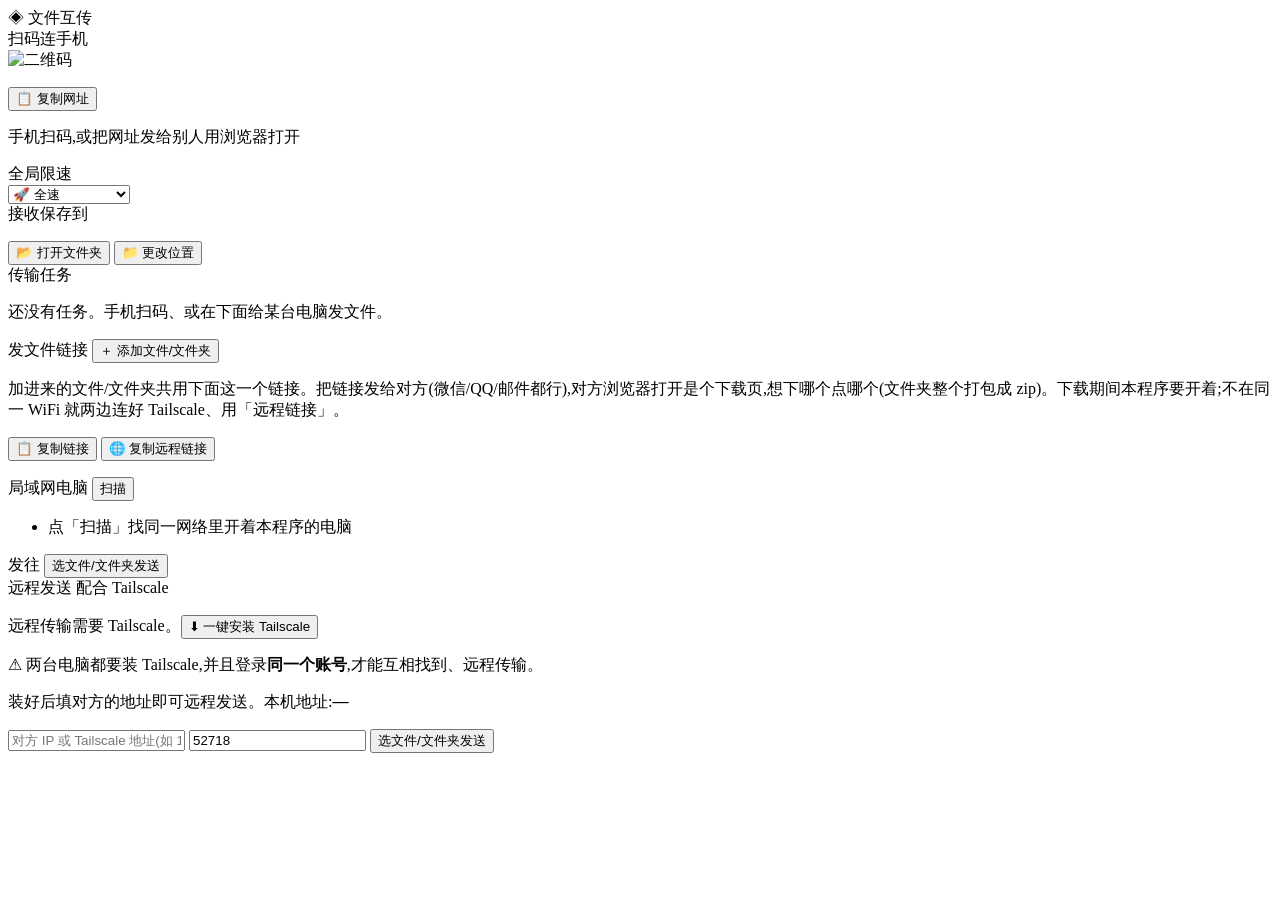
<file: FileTransferTool/frontend/index.html>
<!doctype html>
<html lang="zh">
<head>
  <meta charset="UTF-8" />
  <meta name="viewport" content="width=device-width, initial-scale=1.0" />
  <title>局域网文件传输</title>
</head>
<body>
  <div id="app">
    <aside>
      <div class="brand"><span class="logo">◈</span> 文件互传</div>

      <div class="card glow">
        <div class="card-title">扫码连手机</div>
        <div class="qr-wrap"><img id="qr" alt="二维码"></div>
        <p id="url" class="mono"></p>
        <button id="copyurl" class="btn-sm">📋 复制网址</button>
        <p class="hint">手机扫码,或把网址发给别人用浏览器打开</p>
      </div>

      <div class="card">
        <div class="card-title">全局限速</div>
        <select id="preset">
          <option value="0">🚀 全速</option>
          <option value="10485760">⚖ 普通 (10MB/s)</option>
          <option value="1048576">🐢 省流 (1MB/s)</option>
        </select>
      </div>

      <div class="card">
        <div class="card-title">接收保存到</div>
        <p id="savedir" class="mono small"></p>
        <div class="btnrow">
          <button id="opendir" class="btn-sm">📂 打开文件夹</button>
          <button id="changedir" class="btn-sm">📁 更改位置</button>
        </div>
      </div>
    </aside>

    <main>
      <section>
        <div class="sec-title">传输任务</div>
        <div id="tasks"><p class="empty">还没有任务。手机扫码、或在下面给某台电脑发文件。</p></div>
      </section>

      <section>
        <div class="sec-title">发文件链接 <button id="mkadd" class="btn-accent">＋ 添加文件/文件夹</button></div>
        <p class="muted small">加进来的文件/文件夹共用下面这一个链接。把链接发给对方(微信/QQ/邮件都行),对方浏览器打开是个下载页,想下哪个点哪个(文件夹整个打包成 zip)。下载期间本程序要开着;不在同一 WiFi 就两边连好 Tailscale、用「远程链接」。</p>
        <div id="sharebox" class="hidden">
          <div class="sharebar">
            <span id="shareurl" class="mono small lnk"></span>
            <button id="cpLan" class="btn-sm">📋 复制链接</button>
            <button id="cpTs" class="btn-sm hidden">🌐 复制远程链接</button>
          </div>
          <ul id="shareitems"></ul>
        </div>
      </section>

      <section>
        <div class="sec-title">局域网电脑 <button id="scan" class="btn-sm">扫描</button></div>
        <ul id="peers"><li class="muted">点「扫描」找同一网络里开着本程序的电脑</li></ul>
        <div id="sendbar" class="sendbar hidden">
          <span>发往 <b id="selpeer"></b></span>
          <button id="sendfiles" class="btn-accent">选文件/文件夹发送</button>
        </div>
      </section>

      <section>
        <div class="sec-title">远程发送 <span class="tag">配合 Tailscale</span></div>
        <p class="muted small">远程传输需要 Tailscale。<button id="instTS" class="btn-sm">⬇ 一键安装 Tailscale</button></p>
        <p id="tsmsg" class="tsmsg small"></p>
        <p class="note small">⚠ 两台电脑都要装 Tailscale,并且登录<b>同一个账号</b>,才能互相找到、远程传输。</p>
        <p class="muted small">装好后填对方的地址即可远程发送。本机地址:<b id="myaddr" class="mono">—</b></p>
        <div class="manual">
          <input id="mhost" placeholder="对方 IP 或 Tailscale 地址(如 100.x.x.x)">
          <input id="mport" type="number" value="52718" title="对方端口,默认 52718">
          <button id="msend" class="btn-accent">选文件/文件夹发送</button>
        </div>
      </section>
    </main>
  </div>
  <script type="module" src="./src/main.js"></script>
</body>
</html>
</file>
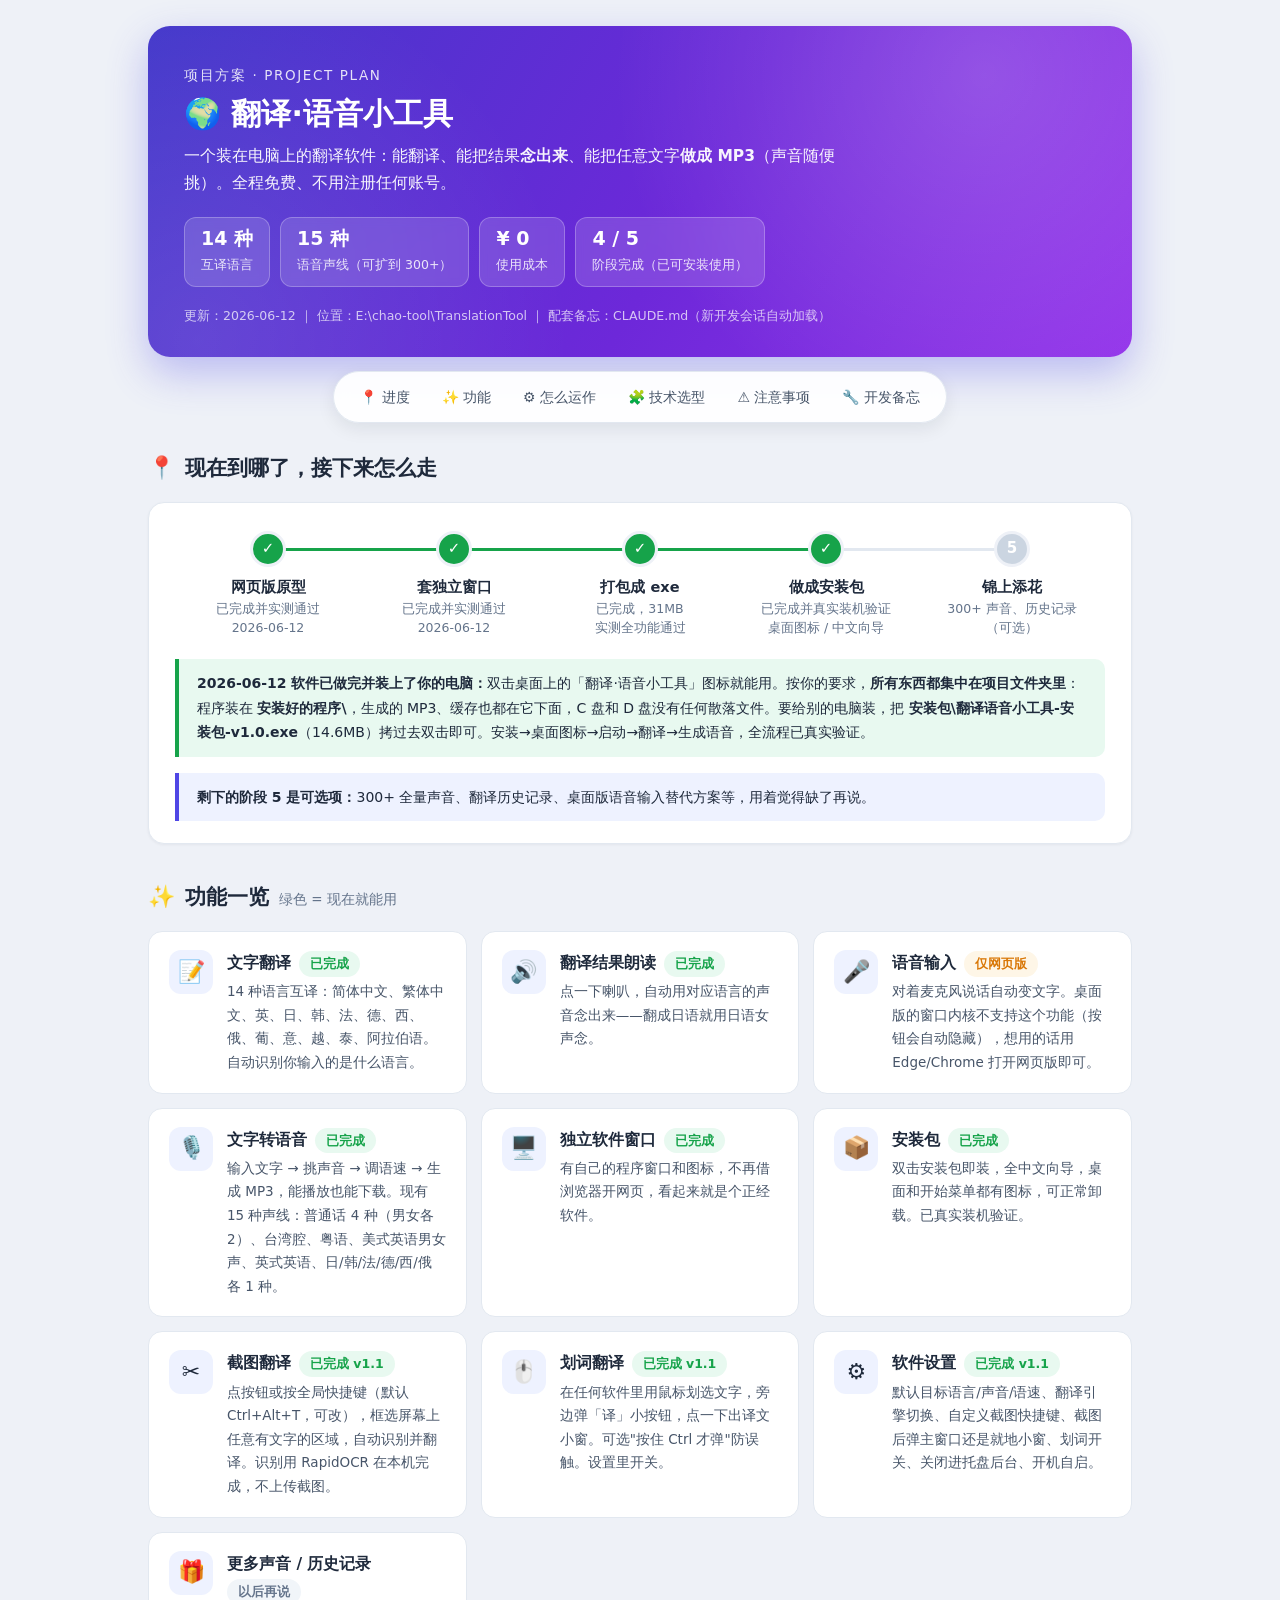
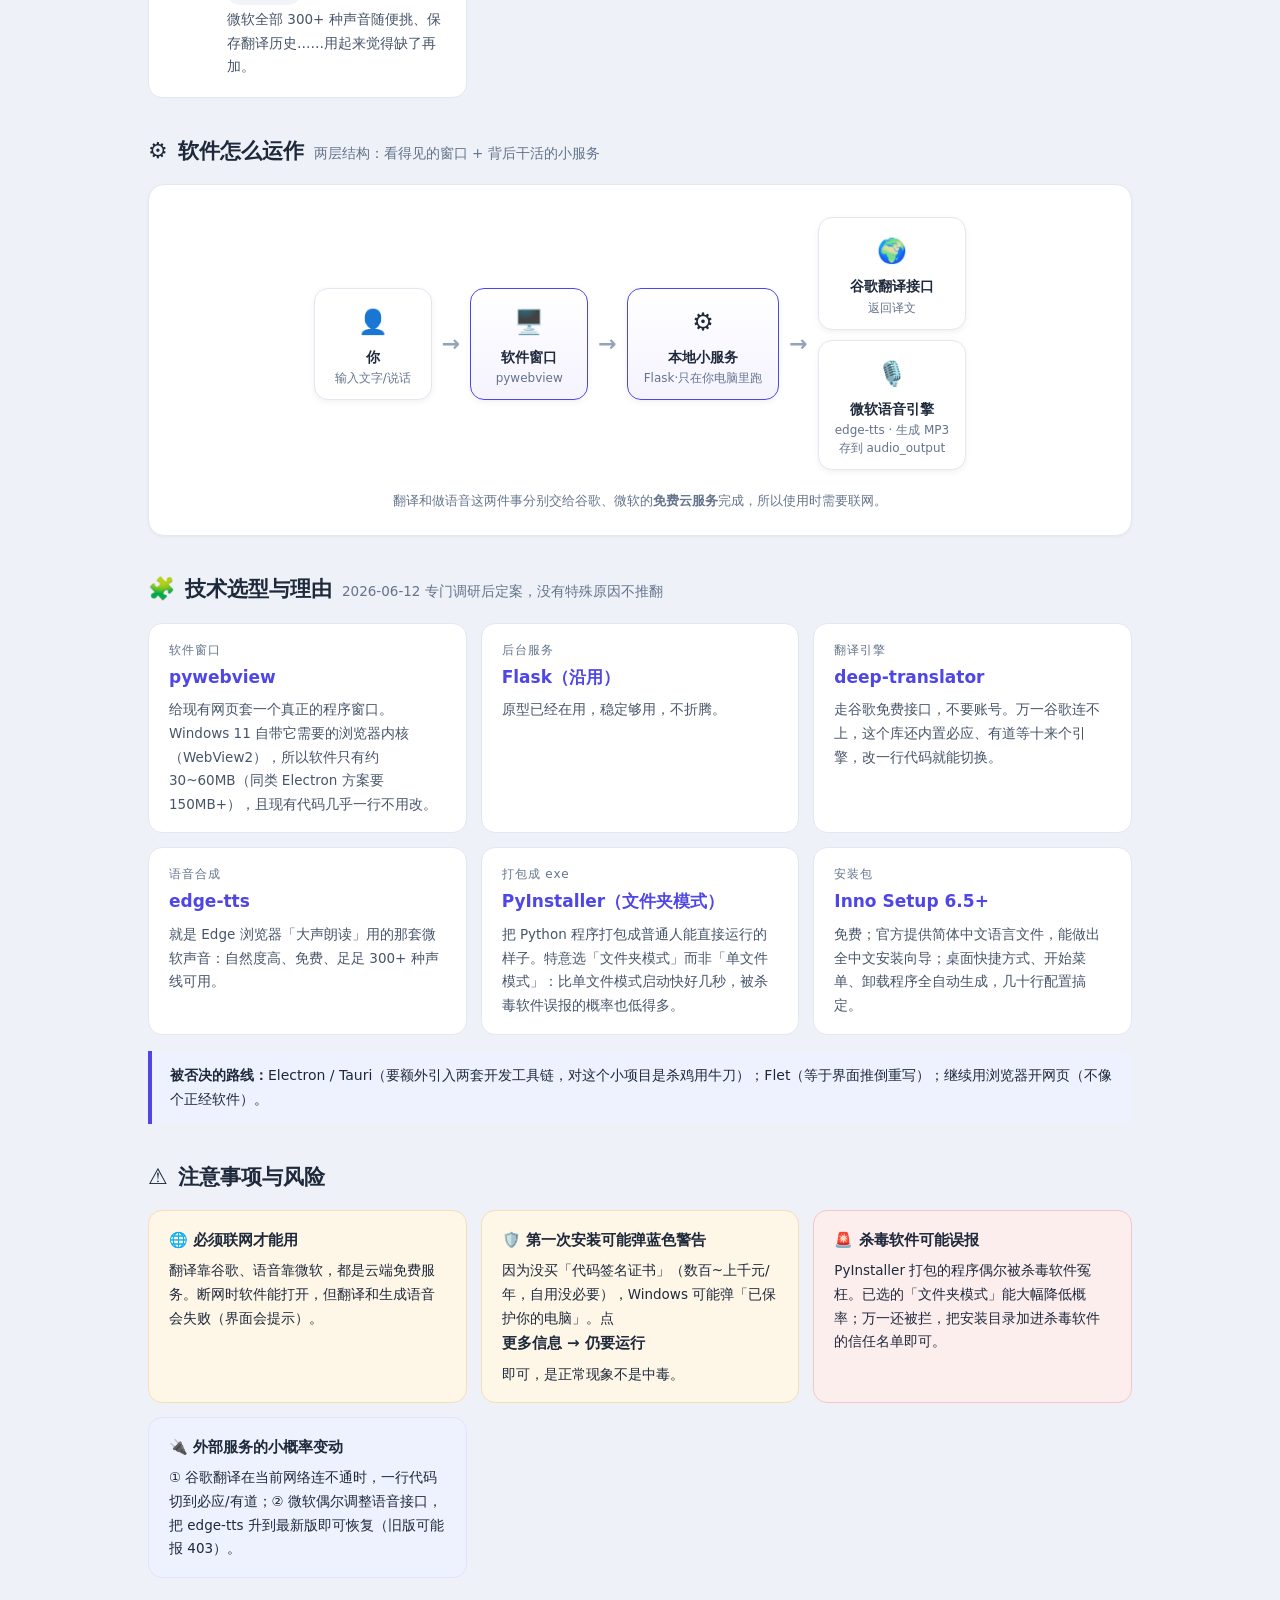
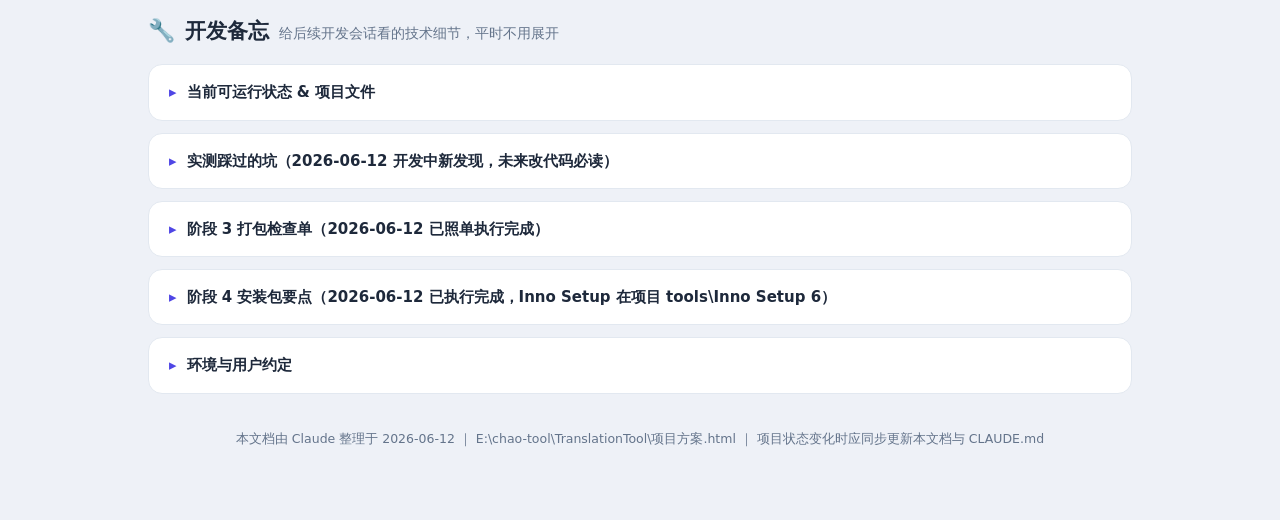
<file: TranslationTool/项目方案.html>
<!DOCTYPE html>
<html lang="zh-CN">
<head>
<meta charset="UTF-8">
<meta name="viewport" content="width=device-width, initial-scale=1.0">
<title>翻译·语音小工具 —— 项目方案</title>
<style>
  :root{
    --bg:#eef1f7; --card:#ffffff; --ink:#1e293b; --muted:#64748b;
    --line:#e2e8f0; --brand:#4f46e5; --brand2:#8b5cf6; --brand-soft:#eef2ff;
    --ok:#16a34a; --ok-bg:#e8f9f0; --warn:#d97706; --warn-bg:#fef6e7;
    --risk:#dc2626; --risk-bg:#fdeeee; --radius:16px;
  }
  *{box-sizing:border-box; margin:0; padding:0;}
  html{scroll-behavior:smooth; scroll-padding-top:70px;}
  body{
    background:var(--bg); color:var(--ink);
    font-family:"Microsoft YaHei","PingFang SC",-apple-system,system-ui,sans-serif;
    line-height:1.75; font-size:15.5px;
  }
  .wrap{max-width:1020px; margin:0 auto; padding:26px 18px 70px;}

  /* ===== 顶部横幅 ===== */
  .hero{
    position:relative; overflow:hidden; color:#fff;
    background:linear-gradient(120deg,#4338ca 0%,#6d28d9 55%,#9333ea 100%);
    border-radius:22px; padding:38px 36px 30px; margin-bottom:14px;
    box-shadow:0 16px 40px rgba(79,70,229,.32);
  }
  .hero::before{
    content:""; position:absolute; inset:0;
    background:
      radial-gradient(circle at 85% 15%, rgba(255,255,255,.18), transparent 42%),
      radial-gradient(circle at 5% 95%, rgba(255,255,255,.10), transparent 38%);
  }
  .hero > *{position:relative;}
  .hero .kicker{font-size:13.5px; letter-spacing:.12em; opacity:.85; margin-bottom:6px;}
  .hero h1{font-size:30px; line-height:1.3; margin-bottom:10px;}
  .hero p.lead{font-size:15.5px; opacity:.95; max-width:680px;}
  .stats{display:flex; flex-wrap:wrap; gap:10px; margin-top:20px;}
  .stat{
    background:rgba(255,255,255,.14); border:1px solid rgba(255,255,255,.25);
    border-radius:12px; padding:8px 16px; backdrop-filter:blur(4px);
  }
  .stat b{font-size:19px; display:block; line-height:1.3;}
  .stat span{font-size:12.5px; opacity:.85;}
  .hero .meta{margin-top:18px; font-size:12.5px; opacity:.72;}

  /* ===== 吸顶导航 ===== */
  nav.bar{
    position:sticky; top:10px; z-index:50;
    background:rgba(255,255,255,.92); backdrop-filter:blur(8px);
    border:1px solid var(--line); border-radius:999px;
    padding:8px 12px; margin:0 auto 26px; max-width:fit-content;
    box-shadow:0 6px 18px rgba(15,23,42,.08);
    display:flex; gap:4px; flex-wrap:wrap; justify-content:center;
  }
  nav.bar a{
    text-decoration:none; color:#475569; font-size:14px;
    padding:5px 14px; border-radius:999px; white-space:nowrap;
  }
  nav.bar a:hover{background:var(--brand-soft); color:var(--brand);}

  /* ===== 通用分区 ===== */
  section{margin-bottom:34px;}
  .sec-head{display:flex; align-items:baseline; gap:10px; margin-bottom:14px;}
  .sec-head .emoji{font-size:22px;}
  .sec-head h2{font-size:21px;}
  .sec-head .sub{color:var(--muted); font-size:13.5px;}
  .card{
    background:var(--card); border:1px solid var(--line); border-radius:var(--radius);
    padding:22px 26px; box-shadow:0 1px 3px rgba(15,23,42,.05);
  }

  .badge{display:inline-block; padding:2px 11px; border-radius:999px; font-size:12.5px; font-weight:600; white-space:nowrap;}
  .badge.ok{background:var(--ok-bg); color:var(--ok);}
  .badge.warn{background:var(--warn-bg); color:var(--warn);}
  .badge.todo{background:var(--brand-soft); color:var(--brand);}
  .badge.gray{background:#f1f5f9; color:#64748b;}

  /* ===== 进度步骤条 ===== */
  .stepper{display:flex; gap:0; margin:6px 0 22px;}
  .step{flex:1; text-align:center; position:relative; padding:0 6px;}
  .step::before{
    content:""; position:absolute; top:17px; left:-50%; width:100%; height:3px;
    background:var(--line); z-index:0;
  }
  .step:first-child::before{display:none;}
  .step.done::before{background:var(--ok);}
  .step.next::before{background:linear-gradient(90deg,var(--ok),var(--brand));}
  .step .dot{
    position:relative; z-index:1; width:36px; height:36px; border-radius:50%;
    margin:0 auto 8px; display:flex; align-items:center; justify-content:center;
    font-weight:700; font-size:15px; color:#fff; background:#cbd5e1;
    border:3px solid var(--bg);
  }
  .step.done .dot{background:var(--ok);}
  .step.next .dot{background:var(--brand); box-shadow:0 0 0 5px rgba(79,70,229,.18);}
  .step b{display:block; font-size:14.5px;}
  .step small{color:var(--muted); font-size:12.5px; display:block; line-height:1.5;}

  .next-grid{display:grid; grid-template-columns:repeat(auto-fit,minmax(250px,1fr)); gap:14px;}
  .next-card{
    background:var(--card); border:1px solid var(--line); border-radius:14px; padding:18px 20px;
    border-top:4px solid var(--brand);
  }
  .next-card .no{
    display:inline-flex; width:26px; height:26px; border-radius:8px; background:var(--brand-soft);
    color:var(--brand); font-weight:700; align-items:center; justify-content:center; font-size:14px; margin-bottom:8px;
  }
  .next-card b{display:block; font-size:15.5px; margin-bottom:4px;}
  .next-card p{font-size:13.5px; color:#475569;}

  /* ===== 功能格子 ===== */
  .feat-grid{display:grid; grid-template-columns:repeat(auto-fit,minmax(280px,1fr)); gap:14px;}
  .feat{
    background:var(--card); border:1px solid var(--line); border-radius:14px;
    padding:18px 20px; display:flex; gap:14px; align-items:flex-start;
    transition:transform .15s, box-shadow .15s;
  }
  .feat:hover{transform:translateY(-2px); box-shadow:0 8px 20px rgba(15,23,42,.08);}
  .feat .ic{
    flex:none; width:44px; height:44px; border-radius:12px; font-size:22px;
    display:flex; align-items:center; justify-content:center; background:var(--brand-soft);
  }
  .feat b{font-size:15.5px; margin-right:8px;}
  .feat p{font-size:13.5px; color:#475569; margin-top:3px;}

  /* ===== 运作流程图（纯 CSS，离线也能看） ===== */
  .flow{
    display:flex; align-items:center; justify-content:center; gap:10px;
    flex-wrap:nowrap; padding:10px 4px;
  }
  .fbox{
    background:var(--card); border:1.5px solid var(--line); border-radius:14px;
    padding:12px 16px; text-align:center; min-width:118px;
    box-shadow:0 2px 6px rgba(15,23,42,.06);
  }
  .fbox .fi{font-size:24px; display:block; margin-bottom:2px;}
  .fbox b{font-size:14px; display:block;}
  .fbox small{color:var(--muted); font-size:12px; display:block; line-height:1.5;}
  .fbox.hl{border-color:var(--brand); background:linear-gradient(180deg,#fff,#f5f3ff);}
  .arr{font-size:22px; color:#94a3b8; flex:none; font-weight:700;}
  .branch{display:flex; flex-direction:column; gap:10px;}
  .flow-note{text-align:center; color:var(--muted); font-size:13px; margin-top:10px;}

  /* ===== 技术选型 ===== */
  .tech-grid{display:grid; grid-template-columns:repeat(auto-fit,minmax(300px,1fr)); gap:14px;}
  .tech{
    background:var(--card); border:1px solid var(--line); border-radius:14px; padding:16px 20px;
  }
  .tech .lab{font-size:12px; color:var(--muted); letter-spacing:.08em;}
  .tech .pick{font-size:17px; font-weight:700; color:var(--brand); margin:2px 0 6px;}
  .tech p{font-size:13.5px; color:#475569;}
  .callout{
    border-left:4px solid var(--brand); background:var(--brand-soft);
    padding:12px 18px; border-radius:0 10px 10px 0; margin:16px 0 0; font-size:14px;
  }
  .callout.ok{border-color:var(--ok); background:var(--ok-bg);}

  /* ===== 风险卡 ===== */
  .risk-grid{display:grid; grid-template-columns:repeat(auto-fit,minmax(300px,1fr)); gap:14px;}
  .rk{border-radius:14px; padding:16px 20px; font-size:13.5px; border:1px solid transparent;}
  .rk b{display:flex; align-items:center; gap:8px; font-size:15px; margin-bottom:6px;}
  .rk.warn{background:var(--warn-bg); border-color:#f3dfb8;}
  .rk.risk{background:var(--risk-bg); border-color:#f5c6c6;}
  .rk.info{background:var(--brand-soft); border-color:#dfe3ff;}

  /* ===== 折叠的开发备忘 ===== */
  details{
    background:var(--card); border:1px solid var(--line); border-radius:14px;
    margin-bottom:12px; overflow:hidden;
  }
  details summary{
    cursor:pointer; padding:14px 20px; font-weight:600; font-size:15px;
    list-style:none; display:flex; align-items:center; gap:10px; user-select:none;
  }
  details summary::-webkit-details-marker{display:none;}
  details summary::before{content:"▸"; color:var(--brand); transition:transform .2s;}
  details[open] summary::before{transform:rotate(90deg);}
  details .body{padding:2px 22px 18px; border-top:1px dashed var(--line);}
  code{
    font-family:Consolas,"Courier New",monospace; font-size:13.5px;
    background:#f1f5f9; border-radius:6px; padding:2px 6px;
  }
  pre.code{
    font-family:Consolas,"Courier New",monospace; font-size:13.5px;
    background:#0f172a; color:#e2e8f0; border-radius:10px;
    padding:14px 18px; overflow:auto; line-height:1.6; margin:10px 0;
  }
  .check{list-style:none; margin:8px 0;}
  .check li{padding:4px 0 4px 28px; position:relative; font-size:14px;}
  .check li::before{content:"☐"; position:absolute; left:4px; color:var(--brand);}
  .kv{display:grid; grid-template-columns:120px 1fr; gap:4px 14px; font-size:14px; margin:10px 0;}
  .kv dt{color:var(--muted);}

  footer{color:var(--muted); font-size:12.5px; text-align:center; margin-top:30px;}

  /* ===== 响应式 ===== */
  @media (max-width:680px){
    .hero{padding:26px 22px;}
    .hero h1{font-size:24px;}
    .stepper{flex-direction:column; gap:14px;}
    .step{display:flex; text-align:left; gap:12px; align-items:flex-start;}
    .step::before{display:none;}
    .step .dot{margin:0;}
    .flow{flex-direction:column;}
    .arr{transform:rotate(90deg);}
    .kv{grid-template-columns:1fr;}
  }
  /* ===== 打印 ===== */
  @media print{
    body{background:#fff;}
    nav.bar{display:none;}
    .hero{box-shadow:none; -webkit-print-color-adjust:exact; print-color-adjust:exact;}
    .card,.feat,.tech,.next-card,details{box-shadow:none; break-inside:avoid;}
    details{border:1px solid var(--line);}
  }
</style>
</head>
<body>
<div class="wrap">

  <!-- 顶部横幅 -->
  <header class="hero">
    <div class="kicker">项目方案 · PROJECT PLAN</div>
    <h1>🌍 翻译·语音小工具</h1>
    <p class="lead">一个装在电脑上的翻译软件：能翻译、能把结果<b>念出来</b>、能把任意文字<b>做成 MP3</b>（声音随便挑）。全程免费、不用注册任何账号。</p>
    <div class="stats">
      <div class="stat"><b>14 种</b><span>互译语言</span></div>
      <div class="stat"><b>15 种</b><span>语音声线（可扩到 300+）</span></div>
      <div class="stat"><b>¥ 0</b><span>使用成本</span></div>
      <div class="stat"><b>4 / 5</b><span>阶段完成（已可安装使用）</span></div>
    </div>
    <div class="meta">更新：2026-06-12 ｜ 位置：E:\chao-tool\TranslationTool ｜ 配套备忘：CLAUDE.md（新开发会话自动加载）</div>
  </header>

  <!-- 吸顶导航 -->
  <nav class="bar">
    <a href="#status">📍 进度</a>
    <a href="#features">✨ 功能</a>
    <a href="#arch">⚙️ 怎么运作</a>
    <a href="#tech">🧩 技术选型</a>
    <a href="#risks">⚠️ 注意事项</a>
    <a href="#memo">🔧 开发备忘</a>
  </nav>

  <!-- 进度 -->
  <section id="status">
    <div class="sec-head"><span class="emoji">📍</span><h2>现在到哪了，接下来怎么走</h2></div>
    <div class="card">
      <div class="stepper">
        <div class="step done">
          <div class="dot">✓</div>
          <b>网页版原型</b>
          <small>已完成并实测通过<br>2026-06-12</small>
        </div>
        <div class="step done">
          <div class="dot">✓</div>
          <b>套独立窗口</b>
          <small>已完成并实测通过<br>2026-06-12</small>
        </div>
        <div class="step done">
          <div class="dot">✓</div>
          <b>打包成 exe</b>
          <small>已完成，31MB<br>实测全功能通过</small>
        </div>
        <div class="step done">
          <div class="dot">✓</div>
          <b>做成安装包</b>
          <small>已完成并真实装机验证<br>桌面图标 / 中文向导</small>
        </div>
        <div class="step">
          <div class="dot">5</div>
          <b>锦上添花</b>
          <small>300+ 声音、历史记录<br>（可选）</small>
        </div>
      </div>
      <div class="callout ok"><b>2026-06-12 软件已做完并装上了你的电脑：</b>双击桌面上的「翻译·语音小工具」图标就能用。按你的要求，<b>所有东西都集中在项目文件夹里</b>：程序装在 <b>安装好的程序\</b>，生成的 MP3、缓存也都在它下面，C 盘和 D 盘没有任何散落文件。要给别的电脑装，把 <b>安装包\翻译语音小工具-安装包-v1.0.exe</b>（14.6MB）拷过去双击即可。安装→桌面图标→启动→翻译→生成语音，全流程已真实验证。</div>
      <div class="callout"><b>剩下的阶段 5 是可选项：</b>300+ 全量声音、翻译历史记录、桌面版语音输入替代方案等，用着觉得缺了再说。</div>
    </div>
  </section>

  <!-- 功能 -->
  <section id="features">
    <div class="sec-head"><span class="emoji">✨</span><h2>功能一览</h2><span class="sub">绿色 = 现在就能用</span></div>
    <div class="feat-grid">
      <div class="feat">
        <div class="ic">📝</div>
        <div><b>文字翻译</b><span class="badge ok">已完成</span>
          <p>14 种语言互译：简体中文、繁体中文、英、日、韩、法、德、西、俄、葡、意、越、泰、阿拉伯语。自动识别你输入的是什么语言。</p>
        </div>
      </div>
      <div class="feat">
        <div class="ic">🔊</div>
        <div><b>翻译结果朗读</b><span class="badge ok">已完成</span>
          <p>点一下喇叭，自动用对应语言的声音念出来——翻成日语就用日语女声念。</p>
        </div>
      </div>
      <div class="feat">
        <div class="ic">🎤</div>
        <div><b>语音输入</b><span class="badge warn">仅网页版</span>
          <p>对着麦克风说话自动变文字。桌面版的窗口内核不支持这个功能（按钮会自动隐藏），想用的话用 Edge/Chrome 打开网页版即可。</p>
        </div>
      </div>
      <div class="feat">
        <div class="ic">🎙️</div>
        <div><b>文字转语音</b><span class="badge ok">已完成</span>
          <p>输入文字 → 挑声音 → 调语速 → 生成 MP3，能播放也能下载。现有 15 种声线：普通话 4 种（男女各 2）、台湾腔、粤语、美式英语男女声、英式英语、日/韩/法/德/西/俄各 1 种。</p>
        </div>
      </div>
      <div class="feat">
        <div class="ic">🖥️</div>
        <div><b>独立软件窗口</b><span class="badge ok">已完成</span>
          <p>有自己的程序窗口和图标，不再借浏览器开网页，看起来就是个正经软件。</p>
        </div>
      </div>
      <div class="feat">
        <div class="ic">📦</div>
        <div><b>安装包</b><span class="badge ok">已完成</span>
          <p>双击安装包即装，全中文向导，桌面和开始菜单都有图标，可正常卸载。已真实装机验证。</p>
        </div>
      </div>
      <div class="feat">
        <div class="ic">✂️</div>
        <div><b>截图翻译</b><span class="badge ok">已完成 v1.1</span>
          <p>点按钮或按全局快捷键（默认 Ctrl+Alt+T，可改），框选屏幕上任意有文字的区域，自动识别并翻译。识别用 RapidOCR 在本机完成，不上传截图。</p>
        </div>
      </div>
      <div class="feat">
        <div class="ic">🖱️</div>
        <div><b>划词翻译</b><span class="badge ok">已完成 v1.1</span>
          <p>在任何软件里用鼠标划选文字，旁边弹「译」小按钮，点一下出译文小窗。可选"按住 Ctrl 才弹"防误触。设置里开关。</p>
        </div>
      </div>
      <div class="feat">
        <div class="ic">⚙️</div>
        <div><b>软件设置</b><span class="badge ok">已完成 v1.1</span>
          <p>默认目标语言/声音/语速、翻译引擎切换、自定义截图快捷键、截图后弹主窗口还是就地小窗、划词开关、关闭进托盘后台、开机自启。</p>
        </div>
      </div>
      <div class="feat">
        <div class="ic">🎁</div>
        <div><b>更多声音 / 历史记录</b><span class="badge gray">以后再说</span>
          <p>微软全部 300+ 种声音随便挑、保存翻译历史……用起来觉得缺了再加。</p>
        </div>
      </div>
    </div>
  </section>

  <!-- 怎么运作 -->
  <section id="arch">
    <div class="sec-head"><span class="emoji">⚙️</span><h2>软件怎么运作</h2><span class="sub">两层结构：看得见的窗口 + 背后干活的小服务</span></div>
    <div class="card">
      <div class="flow">
        <div class="fbox"><span class="fi">👤</span><b>你</b><small>输入文字/说话</small></div>
        <span class="arr">→</span>
        <div class="fbox hl"><span class="fi">🖥️</span><b>软件窗口</b><small>pywebview</small></div>
        <span class="arr">→</span>
        <div class="fbox hl"><span class="fi">⚙️</span><b>本地小服务</b><small>Flask·只在你电脑里跑</small></div>
        <span class="arr">→</span>
        <div class="branch">
          <div class="fbox"><span class="fi">🌍</span><b>谷歌翻译接口</b><small>返回译文</small></div>
          <div class="fbox"><span class="fi">🎙️</span><b>微软语音引擎</b><small>edge-tts · 生成 MP3<br>存到 audio_output</small></div>
        </div>
      </div>
      <div class="flow-note">翻译和做语音这两件事分别交给谷歌、微软的<b>免费云服务</b>完成，所以使用时需要联网。</div>
    </div>
  </section>

  <!-- 技术选型 -->
  <section id="tech">
    <div class="sec-head"><span class="emoji">🧩</span><h2>技术选型与理由</h2><span class="sub">2026-06-12 专门调研后定案，没有特殊原因不推翻</span></div>
    <div class="tech-grid">
      <div class="tech">
        <div class="lab">软件窗口</div>
        <div class="pick">pywebview</div>
        <p>给现有网页套一个真正的程序窗口。Windows 11 自带它需要的浏览器内核（WebView2），所以软件只有约 30~60MB（同类 Electron 方案要 150MB+），且现有代码几乎一行不用改。</p>
      </div>
      <div class="tech">
        <div class="lab">后台服务</div>
        <div class="pick">Flask（沿用）</div>
        <p>原型已经在用，稳定够用，不折腾。</p>
      </div>
      <div class="tech">
        <div class="lab">翻译引擎</div>
        <div class="pick">deep-translator</div>
        <p>走谷歌免费接口，不要账号。万一谷歌连不上，这个库还内置必应、有道等十来个引擎，改一行代码就能切换。</p>
      </div>
      <div class="tech">
        <div class="lab">语音合成</div>
        <div class="pick">edge-tts</div>
        <p>就是 Edge 浏览器「大声朗读」用的那套微软声音：自然度高、免费、足足 300+ 种声线可用。</p>
      </div>
      <div class="tech">
        <div class="lab">打包成 exe</div>
        <div class="pick">PyInstaller（文件夹模式）</div>
        <p>把 Python 程序打包成普通人能直接运行的样子。特意选「文件夹模式」而非「单文件模式」：比单文件模式启动快好几秒，被杀毒软件误报的概率也低得多。</p>
      </div>
      <div class="tech">
        <div class="lab">安装包</div>
        <div class="pick">Inno Setup 6.5+</div>
        <p>免费；官方提供简体中文语言文件，能做出全中文安装向导；桌面快捷方式、开始菜单、卸载程序全自动生成，几十行配置搞定。</p>
      </div>
    </div>
    <div class="callout"><b>被否决的路线：</b>Electron / Tauri（要额外引入两套开发工具链，对这个小项目是杀鸡用牛刀）；Flet（等于界面推倒重写）；继续用浏览器开网页（不像个正经软件）。</div>
  </section>

  <!-- 注意事项 -->
  <section id="risks">
    <div class="sec-head"><span class="emoji">⚠️</span><h2>注意事项与风险</h2></div>
    <div class="risk-grid">
      <div class="rk warn">
        <b>🌐 必须联网才能用</b>
        翻译靠谷歌、语音靠微软，都是云端免费服务。断网时软件能打开，但翻译和生成语音会失败（界面会提示）。
      </div>
      <div class="rk warn">
        <b>🛡️ 第一次安装可能弹蓝色警告</b>
        因为没买「代码签名证书」（数百~上千元/年，自用没必要），Windows 可能弹「已保护你的电脑」。点 <b>更多信息 → 仍要运行</b> 即可，是正常现象不是中毒。
      </div>
      <div class="rk risk">
        <b>🚨 杀毒软件可能误报</b>
        PyInstaller 打包的程序偶尔被杀毒软件冤枉。已选的「文件夹模式」能大幅降低概率；万一还被拦，把安装目录加进杀毒软件的信任名单即可。
      </div>
      <div class="rk info">
        <b>🔌 外部服务的小概率变动</b>
        ① 谷歌翻译在当前网络连不通时，一行代码切到必应/有道；② 微软偶尔调整语音接口，把 edge-tts 升到最新版即可恢复（旧版可能报 403）。
      </div>
    </div>
  </section>

  <!-- 开发备忘 -->
  <section id="memo">
    <div class="sec-head"><span class="emoji">🔧</span><h2>开发备忘</h2><span class="sub">给后续开发会话看的技术细节，平时不用展开</span></div>

    <details>
      <summary>当前可运行状态 &amp; 项目文件</summary>
      <div class="body">
        <dl class="kv">
          <dt>日常使用</dt><dd>双击桌面「翻译·语音小工具」图标（已安装在项目内 <code>安装好的程序\</code>）</dd>
          <dt>源码运行</dt><dd>桌面版 <code>venv\Scripts\python.exe desktop.py</code>；网页版 <code>venv\Scripts\python.exe app.py</code> → <code>http://127.0.0.1:8765</code></dd>
          <dt>重新打包</dt><dd><code>venv\Scripts\pyinstaller.exe --noconfirm TranslationTool.spec</code>，再 <code>cd installer</code> 后 <code>"..\tools\Inno Setup 6\ISCC.exe" /Q setup.iss</code></dd>
          <dt>翻译接口</dt><dd><code>POST /api/translate</code>，body：<code>{"text","source","target"}</code>（source 可为 "auto"）</dd>
          <dt>语音接口</dt><dd><code>POST /api/tts</code>，body：<code>{"text","voice","rate"}</code>（rate 为 -50~100 整数百分比），返回 <code>/audio/xxx.mp3</code></dd>
          <dt>已装依赖</dt><dd>flask、deep-translator、edge-tts（Python 3.12，venv 在项目内；pip 缓存指 <code>D:\pip-cache</code>，别写 C 盘）</dd>
          <dt>已验证</dt><dd>2026-06-12 端到端实测：网页版、源码桌面版、打包 exe、安装版四种形态的翻译/TTS/界面全部通过；安装版 MP3 写入安装目录自己的 <code>audio_output</code>（按用户要求文件不散落 C 盘）；安装后桌面图标、开始菜单、卸载项齐全。</dd>
        </dl>
        <pre class="code">E:\chao-tool\TranslationTool\
├── app.py                  ← 后台主程序（翻译接口 + 语音接口）
├── desktop.py              ← 桌面版入口（pywebview 窗口）
├── static\index.html       ← 界面（翻译区 + 文字转语音区）
├── app.ico / make_icon.py  ← 软件图标及其生成脚本
├── TranslationTool.spec    ← PyInstaller 打包配置（onedir、禁 UPX）
├── installer\setup.iss     ← Inno Setup 安装包配置（UTF-8 BOM）
├── installer\ChineseSimplified.isl ← 官方中文语言文件
├── dist\TranslationTool\   ← 打包产物（31MB，含 TranslationTool.exe）
├── 安装包\翻译语音小工具-安装包-v1.0.exe ← 最终安装包（14.6MB）
├── 安装好的程序\            ← 软件本体（桌面快捷方式指这里，MP3/缓存也在这）
├── tools\Inno Setup 6\     ← 打包工具（项目自包含，不装外面）
├── venv\                   ← Python 运行环境（依赖都在这）
├── audio_output\           ← 生成的 MP3（安装版存在安装目录的 audio_output）
├── 启动翻译工具.bat         ← 网页版启动入口（备用，支持语音输入）
├── 使用说明.txt / CLAUDE.md / 项目方案.html</pre>
      </div>
    </details>

    <details>
      <summary>实测踩过的坑（2026-06-12 开发中新发现，未来改代码必读）</summary>
      <div class="body">
        <ul class="check">
          <li><b>Flask 必须 <code>threaded=True</code></b>：WebView2 会长期占住连接，单线程下其他请求全被堵死（症状：连接被重置、页面打不开）。</li>
          <li><b>探测本地服务只能用纯 TCP</b>（<code>socket.create_connection</code>），不能用 urllib 等 HTTP 库——本机开着系统代理时 127.0.0.1 的 HTTP 请求会被代理劫持（502/重置）。</li>
          <li><b>WebView2 有 webkitSpeechRecognition 构造器但服务不可用</b>：桌面版语音输入会静默失败，已在 onerror 里兜底（network/service-not-allowed → 隐藏按钮提示一次）。</li>
          <li>端口小概率被抢：desktop.py 已做"线程死了就换端口重试（最多 3 次）+ 失败展示错误页"。</li>
          <li>TTS 文件名已加 uuid 防并发碰撞；写文件前 makedirs 兜底；devnull 兜底带 <code>encoding="utf-8"</code>。</li>
        </ul>
      </div>
    </details>

    <details>
      <summary>阶段 3 打包检查单（2026-06-12 已照单执行完成）</summary>
      <div class="body">
        <ul class="check">
          <li>入口脚本先 <code>import sys, os</code>，然后在 import flask 之前执行 <code>sys.stdout = sys.stdout or open(os.devnull,'w')</code>（stderr 同理，仅在为 None 时兜底）—— 否则 <code>--noconsole</code> 下 Flask 一打印启动横幅就崩。</li>
          <li>Flask 实例化用冻结感知路径：<code>base = sys._MEIPASS if getattr(sys,'frozen',False) else 文件所在目录</code>，显式传 <code>static_folder</code> —— 否则打包后白屏（最常见症状）。</li>
          <li><code>audio_output</code> 等要写入的目录：跟着程序自己走（exe 同目录），写不进去（如 Program Files）才退 <code>%LOCALAPPDATA%</code>；绝不能写 _MEIPASS 临时目录。本项目装用户级 D 盘目录，可直接写。</li>
          <li>冻结后必须 <code>app.run(debug=False, use_reloader=False)</code> —— reloader 会让 exe 无限自我复制进程。</li>
          <li>用 onedir 模式，<b>禁用 onefile、禁用 UPX</b>（杀软误报重灾区，onefile 还拖慢启动）。</li>
          <li>升级到最新 <code>pyinstaller</code> + <code>pyinstaller-hooks-contrib</code>（certifi / webview 官方 hooks 都在 contrib 里，edge-tts 的 SSL 证书自动打包，无需手动处理）。</li>
          <li>Python 3.12 + pywebview 需要 <code>pythonnet&gt;=3.0</code>；spec 里用 <code>datas=[('static','static')]</code> 元组加资源（避开 --add-data 分隔符平台差异）。</li>
          <li>日志写到 <code>%LOCALAPPDATA%</code> 下的文件（--noconsole 后看不到控制台）；调试期先打带控制台的包验证，再切 --noconsole。</li>
        </ul>
      </div>
    </details>

    <details>
      <summary>阶段 4 安装包要点（2026-06-12 已执行完成，Inno Setup 在项目 tools\Inno Setup 6）</summary>
      <div class="body">
        <ul class="check">
          <li>Inno Setup 6.5+（免费）装在项目 <code>tools\Inno Setup 6</code>（用户要求项目自包含）；[Languages] 用官方仓库 Unofficial 目录的 <code>ChineseSimplified.isl</code>（版本要和 Inno 匹配）。</li>
          <li>.iss 关键段：[Setup] 固定 GUID 的 AppId、<code>PrivilegesRequired=lowest</code>（按用户安装免 UAC 弹窗）、<code>WizardStyle=modern</code>；[Files] 用 <code>Source: "dist\翻译语音工具\*"; Flags: recursesubdirs createallsubdirs</code> 把<b>整个 onedir 文件夹连 _internal 全部打进去</b>（漏子目录是最常见错误）；[Icons] 开始菜单 + 桌面（挂 Tasks: desktopicon 供勾选）；[Run] 装完可选立即启动。</li>
          <li>.iss 含中文必须存成 <b>UTF-8 带 BOM</b>，否则安装界面乱码。</li>
          <li>Win11 自带 WebView2 运行时；要兼容老 Win10 可在安装器里检测注册表并附微软 2MB 引导器静默补装（本机 Win11，暂不需要）。</li>
        </ul>
      </div>
    </details>

    <details>
      <summary>环境与用户约定</summary>
      <div class="body">
        <dl class="kv">
          <dt>项目根目录</dt><dd><code>E:\chao-tool\TranslationTool</code></dd>
          <dt>本机环境</dt><dd>Windows 11 Pro，Python 3.12.10（系统级），项目用自带 venv</dd>
          <dt>用户偏好</dt><dd>非技术用户：回复一律简体中文大白话，术语跟通俗解释；安装落盘默认 D/E 盘，严禁随意写 C 盘，装前先报完整路径。</dd>
        </dl>
      </div>
    </details>
  </section>

  <footer>
    本文档由 Claude 整理于 2026-06-12 ｜ E:\chao-tool\TranslationTool\项目方案.html ｜ 项目状态变化时应同步更新本文档与 CLAUDE.md
  </footer>

</div>
</body>
</html>
</file>
